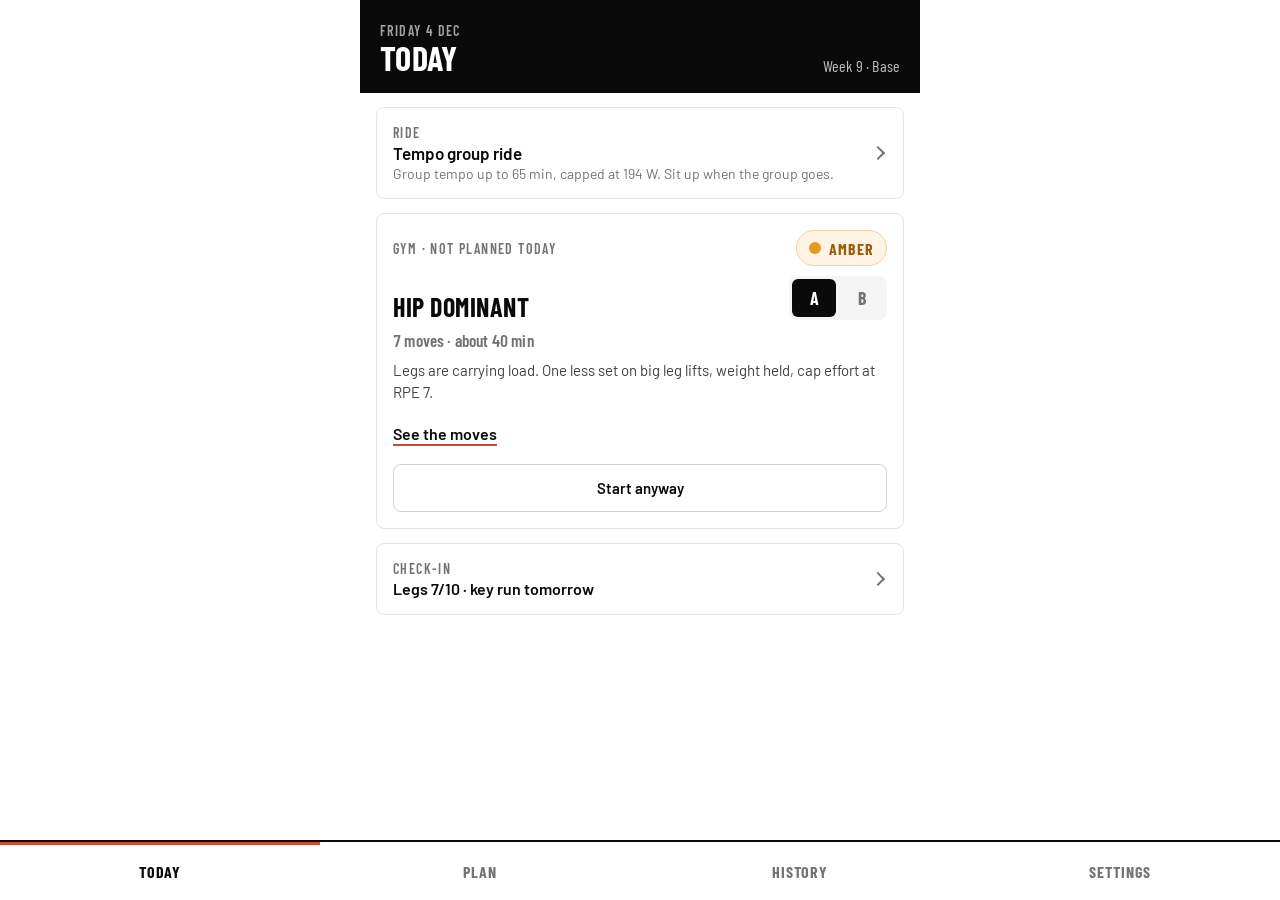
<file: index.html>
<!doctype html>
<html lang="en">
<head>
<meta charset="utf-8">
<meta name="viewport" content="width=device-width, initial-scale=1, viewport-fit=cover">
<meta name="theme-color" content="#0A0A0A">
<meta name="apple-mobile-web-app-capable" content="yes">
<meta name="apple-mobile-web-app-status-bar-style" content="black-translucent">
<meta name="apple-mobile-web-app-title" content="Charge">
<title>Charge</title>
<link rel="manifest" href="manifest.webmanifest">
<link rel="icon" href="icon.svg" type="image/svg+xml">
<link rel="apple-touch-icon" href="icon-180.png">
<link rel="preconnect" href="https://fonts.googleapis.com">
<link rel="preconnect" href="https://fonts.gstatic.com" crossorigin>
<link href="https://fonts.googleapis.com/css2?family=Barlow+Condensed:wght@500;600;700&family=Barlow:wght@400;500;600;700&display=swap" rel="stylesheet">
<!-- Bump ?v= on every release so a phone can never mix old and new files. -->
<link rel="stylesheet" href="styles.css?v=11">
<script>
  // Rescue screen: if the app has not drawn anything a few seconds after loading
  // (a file failed to load, or crashed before it could show its own error), offer a fresh copy.
  window.CHARGE_ERRORS = [];
  window.addEventListener('error', function (e) { window.CHARGE_ERRORS.push((e.message || 'Load error') + (e.filename ? ' (' + e.filename.split('/').pop() + ')' : '')); }, true);
  window.addEventListener('load', function () {
    setTimeout(function () {
      var app = document.getElementById('app');
      if (app && !app.children.length) {
        app.innerHTML = '<div style="padding:32px 4px;font-family:system-ui,sans-serif">' +
          '<h1 style="font-size:28px;margin:0 0 12px">Charge didn\'t load</h1>' +
          '<p style="margin:0 0 16px;line-height:1.45">Your sessions and settings are safe. Tap below to load a fresh copy of the app.</p>' +
          '<button id="rescue" style="width:100%;height:58px;border:0;border-radius:8px;background:#CE4832;color:#fff;font-size:18px;font-weight:700">Reload fresh copy</button>' +
          '<pre style="white-space:pre-wrap;font-size:12px;color:#737373;margin-top:16px">' + window.CHARGE_ERRORS.join('\n').replace(/</g, '&lt;') + '</pre></div>';
        document.getElementById('rescue').onclick = function () {
          var done = function () { location.replace(location.pathname + '?fresh=' + Date.now()); };
          var jobs = [];
          if (navigator.serviceWorker) jobs.push(navigator.serviceWorker.getRegistrations().then(function (rs) { return Promise.all(rs.map(function (r) { return r.unregister(); })); }));
          if (window.caches) jobs.push(caches.keys().then(function (ks) { return Promise.all(ks.map(function (k) { return caches.delete(k); })); }));
          Promise.all(jobs).then(done, done);
        };
      }
    }, 2500);
  });
</script>
</head>
<body>
<div id="app" aria-live="polite"></div>
<nav id="nav" class="nav" aria-label="Main">
  <button data-go="today" class="nav-btn">Today</button>
  <button data-go="plan" class="nav-btn">Plan</button>
  <button data-go="history" class="nav-btn">History</button>
  <button data-go="settings" class="nav-btn">Settings</button>
</nav>
<script src="config.js?v=11"></script>
<script src="routines.js?v=11"></script>
<script src="plan.js?v=11"></script>
<script src="engine.js?v=11"></script>
<script src="app.js?v=11"></script>
</body>
</html>
</file>
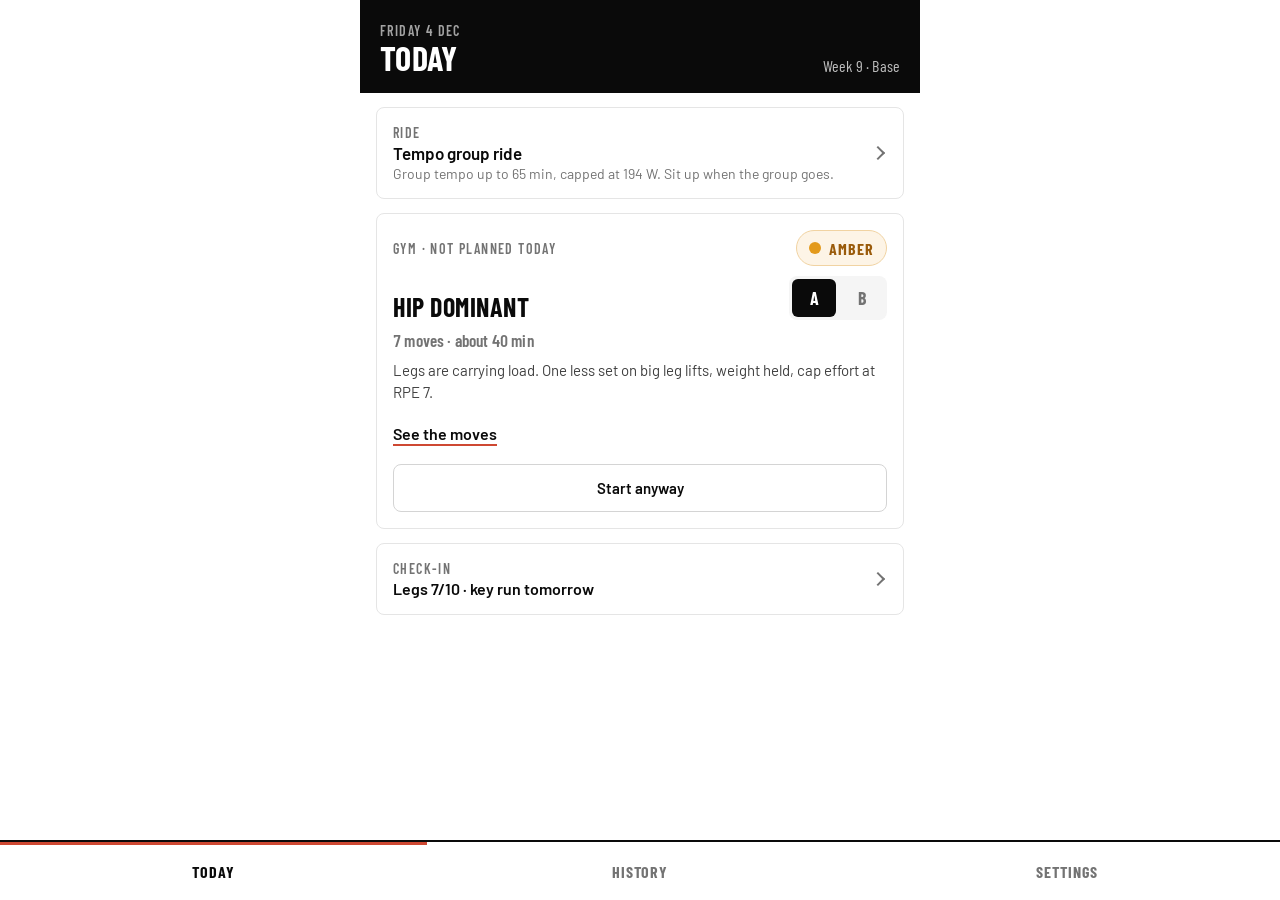
<file: index(3).html>
<!doctype html>
<html lang="en">
<head>
<meta charset="utf-8">
<meta name="viewport" content="width=device-width, initial-scale=1, viewport-fit=cover">
<meta name="theme-color" content="#0A0A0A">
<meta name="apple-mobile-web-app-capable" content="yes">
<meta name="apple-mobile-web-app-status-bar-style" content="black-translucent">
<meta name="apple-mobile-web-app-title" content="Charge">
<title>Charge</title>
<link rel="manifest" href="manifest.webmanifest">
<link rel="icon" href="icon.svg" type="image/svg+xml">
<link rel="apple-touch-icon" href="icon-180.png">
<link rel="preconnect" href="https://fonts.googleapis.com">
<link rel="preconnect" href="https://fonts.gstatic.com" crossorigin>
<link href="https://fonts.googleapis.com/css2?family=Barlow+Condensed:wght@500;600;700&family=Barlow:wght@400;500;600;700&display=swap" rel="stylesheet">
<link rel="stylesheet" href="styles.css">
</head>
<body>
<div id="app" aria-live="polite"></div>
<nav id="nav" class="nav" aria-label="Main">
  <button data-go="today" class="nav-btn">Today</button>
  <button data-go="history" class="nav-btn">History</button>
  <button data-go="settings" class="nav-btn">Settings</button>
</nav>
<script src="routines.js"></script>
<script src="plan.js"></script>
<script src="engine.js"></script>
<script src="app.js"></script>
</body>
</html>
</file>
<file: styles.css>
/* Charge: Track style. Black and white, one accent. */
:root {
  --bg: #FFFFFF;
  --surface: #FFFFFF;
  --surface-2: #F5F5F5;
  --ink: #0A0A0A;
  --line: #E5E5E5;
  --line-2: #D4D4D4;
  --text: #0A0A0A;
  --muted: #737373;
  --soft: #404040;
  --accent: #CE4832;
  --accent-ink: #FFFFFF;
  --green: #1E9E5A;
  --amber: #E39A1C;
  --red: #D23B2B;
  --red-ink: #B42318;
  --amber-ink: #9A5B0B;
  --mono: 'Barlow Condensed', 'Arial Narrow', sans-serif;
  --sans: 'Barlow', system-ui, sans-serif;
  --safe-b: env(safe-area-inset-bottom, 0px);
  --safe-t: env(safe-area-inset-top, 0px);
}

* { box-sizing: border-box; }
html, body { margin: 0; background: var(--bg); color: var(--text); font-family: var(--sans); -webkit-text-size-adjust: 100%; }
body { min-height: 100dvh; padding-top: var(--safe-t); }
button, input, select { font: inherit; color: inherit; }
button { cursor: pointer; -webkit-tap-highlight-color: transparent; }
a { color: var(--text); text-decoration-color: var(--accent); text-underline-offset: 3px; }
.mono { font-family: var(--mono); font-variant-numeric: tabular-nums; letter-spacing: 0.01em; }
.muted { color: var(--muted); }
.soft { color: var(--soft); }
.hidden { display: none !important; }

#app { padding: 16px 16px calc(96px + var(--safe-b)); max-width: 560px; margin: 0 auto; }
body.in-session #app { padding-bottom: calc(160px + var(--safe-b)); }
body.in-session .nav { display: none; }

/* Nav */
.nav { position: fixed; left: 0; right: 0; bottom: 0; display: flex; background: rgba(255,255,255,0.96); backdrop-filter: blur(10px); border-top: 2px solid var(--ink); padding-bottom: var(--safe-b); z-index: 10; }
.nav-btn { flex: 1; height: 58px; background: none; border: 0; color: var(--muted); font-family: var(--mono); font-size: 17px; font-weight: 700; letter-spacing: 0.08em; text-transform: uppercase; }
.nav-btn[aria-current="page"] { color: var(--text); box-shadow: inset 0 3px 0 var(--accent); }

/* Type */
.eyebrow { font-family: var(--mono); font-size: 14px; font-weight: 600; letter-spacing: 0.1em; text-transform: uppercase; color: var(--muted); }
h1 { font-family: var(--mono); font-size: 34px; margin: 2px 0 0; font-weight: 700; text-transform: uppercase; letter-spacing: 0.01em; line-height: 1; }
h2 { font-family: var(--mono); font-size: 22px; margin: 0; font-weight: 700; text-transform: uppercase; letter-spacing: 0.02em; }
p { margin: 0; line-height: 1.45; }

/* Blocks */
.stack { display: flex; flex-direction: column; gap: 14px; }
.row { display: flex; align-items: center; gap: 10px; }
.between { justify-content: space-between; }
.card { background: var(--surface); border: 1px solid var(--line); border-radius: 8px; padding: 16px; }

/* Black page header band (Today, History, Settings) */
.head { display: flex; justify-content: space-between; align-items: flex-end; background: var(--ink); color: #FFFFFF; margin: calc(-16px - var(--safe-t)) -16px 0; padding: calc(22px + var(--safe-t)) 20px 18px; }
.head .eyebrow { color: #A3A3A3; }
.head .soft, .head .muted { color: #BDBDBD; }

/* Buttons */
.btn { height: 48px; padding: 0 18px; border-radius: 8px; border: 1px solid var(--line-2); background: var(--surface); font-size: 15px; font-weight: 600; }
.btn-sm { height: 44px; padding: 0 14px; font-size: 14px; }
.btn-primary { background: var(--accent); color: var(--accent-ink); border-color: var(--accent); font-weight: 700; }
.btn-ghost { background: transparent; }
.btn-danger { color: var(--red-ink); border-color: #F0C2BC; background: transparent; }
.btn-block { width: 100%; }
.btn-big { height: 60px; border-radius: 8px; font-family: var(--mono); font-size: 22px; font-weight: 700; letter-spacing: 0.04em; text-transform: uppercase; }
.btn:disabled { color: var(--muted); background: var(--surface-2); border-color: var(--line); }
.link { background: none; border: 0; padding: 0; color: var(--text); text-decoration: underline; text-decoration-color: var(--accent); text-decoration-thickness: 2px; text-underline-offset: 4px; font-size: inherit; font-weight: 600; min-height: 44px; }

/* Segmented */
.seg { display: grid; grid-auto-flow: column; grid-auto-columns: 1fr; gap: 4px; background: var(--surface-2); border-radius: 8px; padding: 4px; }
.seg button { height: 40px; border: 0; border-radius: 6px; background: transparent; color: var(--soft); font-family: var(--mono); font-size: 17px; font-weight: 600; letter-spacing: 0.04em; text-transform: uppercase; }
.seg button[aria-pressed="true"] { background: var(--ink); color: #FFFFFF; }

/* Light */
.light { border-radius: 8px; padding: 16px; border: 1px solid; }
.light.green { background: #EEF8F2; border-color: #BFE5CC; }
.light.amber { background: #FDF4E6; border-color: #F1D3A2; }
.light.red { background: #FCEDEB; border-color: #F0C2BC; }
.light-label { display: flex; align-items: center; gap: 10px; font-family: var(--mono); font-weight: 700; font-size: 24px; text-transform: uppercase; letter-spacing: 0.02em; }
.dot { width: 12px; height: 12px; border-radius: 50%; flex: none; }
.dot.green { background: var(--green); } .dot.amber { background: var(--amber); } .dot.red { background: var(--red); }
.light.green .light-label { color: #16683C; }
.light.amber .light-label { color: var(--amber-ink); }
.light.red .light-label { color: var(--red-ink); }
.light p { color: var(--soft); margin-top: 6px; font-size: 15px; }
.acts { margin: 12px 0 0; padding: 0; list-style: none; display: flex; flex-direction: column; gap: 8px; border-top: 1px solid rgba(0,0,0,0.08); padding-top: 12px; }
.acts li { display: flex; justify-content: space-between; gap: 10px; font-size: 14px; }
.acts .name { color: var(--text); font-weight: 600; overflow: hidden; text-overflow: ellipsis; white-space: nowrap; }
.acts .meta { color: var(--muted); font-family: var(--mono); font-size: 15px; }
.pts { font-family: var(--mono); font-size: 18px; font-weight: 700; color: var(--text); flex: none; }

/* Inputs */
label.field { display: flex; flex-direction: column; gap: 6px; font-size: 14px; color: var(--muted); }
.input { height: 46px; border-radius: 8px; border: 1px solid var(--line-2); background: var(--bg); padding: 0 12px; font-size: 16px; color: var(--text); width: 100%; }
input[type="range"] { width: 100%; accent-color: var(--accent); height: 32px; }
.toggle { display: flex; align-items: center; justify-content: space-between; gap: 12px; min-height: 44px; font-weight: 500; }
.toggle input { width: 22px; height: 22px; accent-color: var(--accent); }

/* Plan preview */
.plan { list-style: none; margin: 0; padding: 0; }
.plan li { display: flex; justify-content: space-between; gap: 10px; padding: 11px 0; border-bottom: 1px solid var(--line); font-size: 16px; font-weight: 500; }
.plan li:last-child { border-bottom: 0; }
.plan .rx { font-family: var(--mono); color: var(--muted); font-size: 17px; font-weight: 600; flex: none; }

/* Session header band */
.s-head { display: flex; justify-content: space-between; align-items: flex-end; background: var(--ink); color: #FFFFFF; margin: calc(-16px - var(--safe-t)) -16px 0; padding: calc(22px + var(--safe-t)) 20px 18px; }
.s-head .eyebrow { color: #A3A3A3; }
.s-head .btn { background: transparent; border: 2px solid #FFFFFF; color: #FFFFFF; font-family: var(--mono); font-size: 17px; font-weight: 700; letter-spacing: 0.06em; text-transform: uppercase; }
.s-head .btn-ghost { border-color: transparent; color: #BDBDBD; }
.clock { font-family: var(--mono); font-size: 40px; font-weight: 700; line-height: 1; font-variant-numeric: tabular-nums; }

/* Exercises */
.ex { background: var(--surface); border: 1px solid var(--line); border-radius: 8px; }
.ex.open { border: 2px solid var(--ink); }
.ex.done-ex { opacity: 0.6; }
.ex-top { width: 100%; display: flex; justify-content: space-between; align-items: center; gap: 10px; padding: 14px 16px; background: none; border: 0; text-align: left; min-height: 56px; color: var(--text); }
.ex-top h2 { font-size: 21px; }
.ex.open .ex-top h2 { font-size: 32px; line-height: 1; }
.ex-top .mono { font-size: 17px !important; color: var(--muted); }
.ex-body { padding: 0 16px 16px; display: flex; flex-direction: column; gap: 12px; }
.grid { display: grid; grid-template-columns: 32px minmax(0, 0.9fr) minmax(0, 1fr) minmax(0, 0.8fr) 44px; column-gap: 8px; row-gap: 8px; align-items: center; font-family: var(--mono); font-size: 20px; font-weight: 600; }
.grid .h { font-size: 13px; color: var(--muted); letter-spacing: 0.08em; }
.grid input { height: 44px; border-radius: 6px; border: 1px solid var(--line-2); background: var(--bg); text-align: center; font-family: var(--mono); font-size: 22px; font-weight: 600; width: 100%; padding: 0; }
.grid input:focus { outline: 2px solid var(--accent); outline-offset: -1px; }
.grid .done input { border-color: transparent; background: transparent; color: #A3A3A3; }
.setno { text-align: center; color: #A3A3A3; }
.setno.now { background: var(--accent); color: #FFFFFF; border-radius: 4px; padding: 2px 0; }
.chk { width: 44px; height: 44px; border-radius: 6px; border: 2px solid var(--line-2); background: transparent; display: flex; align-items: center; justify-content: center; color: #FFFFFF; }
.chk.on { background: var(--ink); border-color: var(--ink); }
.chk.next { border: 2.5px solid var(--accent); }
.ex-top svg { color: var(--text); }
.note { font-size: 15px; color: var(--soft); border-top: 1px solid var(--line); padding-top: 12px; line-height: 1.45; }
.rpe { display: flex; flex-direction: column; gap: 8px; }

/* Session footer */
.s-foot { position: fixed; left: 0; right: 0; bottom: 0; background: rgba(255,255,255,0.97); backdrop-filter: blur(10px); border-top: 2px solid var(--ink); padding: 12px 16px calc(16px + var(--safe-b)); z-index: 10; }
.s-foot .inner { max-width: 560px; margin: 0 auto; width: 100%; display: flex; flex-direction: column; gap: 10px; }
.rest { display: flex; align-items: center; gap: 12px; }
.rest .eyebrow { font-weight: 700; }
.bar { flex: 1; height: 8px; border-radius: 4px; background: var(--line); overflow: hidden; }
.bar > div { height: 8px; background: var(--accent); transition: width 0.25s linear; }
.rest .t { font-family: var(--mono); font-size: 28px; font-weight: 700; min-width: 52px; text-align: right; font-variant-numeric: tabular-nums; }
.rest .btn-sm { font-family: var(--mono); font-size: 17px; font-weight: 700; }
.rest.over .bar > div { background: var(--green); }
.go { display: flex; flex-direction: column; align-items: center; justify-content: center; gap: 0; }
.go small { font-family: var(--mono); font-size: 15px; font-weight: 600; letter-spacing: 0.04em; opacity: 0.9; }

/* History */
details.hist { background: var(--surface); border: 1px solid var(--line); border-radius: 8px; }
details.hist[open] { border: 2px solid var(--ink); }
details.hist summary { list-style: none; padding: 14px 16px; display: flex; justify-content: space-between; align-items: center; gap: 10px; cursor: pointer; min-height: 56px; }
details.hist summary strong { font-family: var(--mono); font-size: 20px; text-transform: uppercase; letter-spacing: 0.02em; }
details.hist summary::-webkit-details-marker { display: none; }
.hist-body { padding: 0 16px 16px; display: flex; flex-direction: column; gap: 10px; font-size: 15px; }
.hist-ex { display: flex; justify-content: space-between; gap: 10px; }
.hist-ex .mono { color: var(--soft); font-size: 16px; text-align: right; }

.empty { text-align: center; padding: 48px 16px; color: var(--muted); }
.toast { position: fixed; left: 50%; top: calc(16px + var(--safe-t)); transform: translateX(-50%); background: var(--ink); color: #FFFFFF; padding: 12px 18px; border-radius: 8px; font-size: 15px; font-weight: 500; z-index: 40; max-width: calc(100% - 32px); }
code { font-family: ui-monospace, monospace; font-size: 13px; background: var(--surface-2); padding: 1px 6px; border-radius: 4px; word-break: break-all; }

/* Swap */
.swap-list { display: flex; flex-direction: column; gap: 8px; }
.swap-opt { display: flex; justify-content: space-between; align-items: center; gap: 10px; min-height: 52px; padding: 10px 14px; border-radius: 8px; border: 1px solid var(--line-2); background: var(--bg); text-align: left; font-size: 16px; font-weight: 600; }
.swap-opt .mono { font-size: 16px !important; }
.swap-opt:active { border-color: var(--accent); }

/* RPE sheet */
.sheet-back { position: fixed; inset: 0; background: rgba(0,0,0,0.5); z-index: 30; }
.sheet { position: fixed; left: 0; right: 0; bottom: 0; z-index: 31; background: var(--bg); border-top: 3px solid var(--accent); border-radius: 14px 14px 0 0; padding: 20px 16px calc(16px + var(--safe-b)); display: flex; flex-direction: column; gap: 14px; max-width: 560px; margin: 0 auto; animation: up 0.18s ease-out; }
@keyframes up { from { transform: translateY(30px); opacity: 0; } to { transform: none; opacity: 1; } }
.sheet h2 { font-size: 28px; }
.rpe-grid { display: grid; grid-template-columns: repeat(5, minmax(0, 1fr)); gap: 6px; }
.rpe-grid button { min-height: 88px; border-radius: 8px; border: 1px solid var(--line-2); background: var(--bg); display: flex; flex-direction: column; align-items: center; justify-content: center; gap: 2px; padding: 6px 2px; }
.rpe-grid .mono { font-size: 30px; font-weight: 700; line-height: 1; }
.rpe-grid span:not(.mono) { font-size: 13px; font-weight: 600; }
.rpe-grid small { font-size: 12px; color: var(--muted); }
.rpe-grid button:active, .rpe-grid button[aria-pressed="true"] { background: var(--ink); color: #FFFFFF; border-color: var(--ink); }

/* Safety net */
.crash { white-space: pre-wrap; word-break: break-word; font-family: ui-monospace, monospace; font-size: 12px; color: var(--muted); background: var(--surface-2); padding: 10px; border-radius: 6px; margin: 0; max-height: 220px; overflow: auto; }

/* Plan */
.nav-btn { font-size: 16px; letter-spacing: 0.06em; }
.run-card { display: flex; flex-direction: column; gap: 10px; border: 2px solid var(--ink); }
.run-card .link { min-height: 32px; }
.run-row { display: flex; flex-direction: column; gap: 2px; border-top: 1px solid var(--line); padding-top: 10px; }
.run-row .eyebrow { font-size: 13px; }
.run-row strong { font-size: 16px; }
.tiles { display: grid; grid-template-columns: repeat(3, minmax(0, 1fr)); gap: 8px; }
.tile { border: 1px solid var(--line); border-radius: 8px; padding: 10px 12px; display: flex; flex-direction: column; gap: 2px; min-width: 0; }
.tile span { font-size: 13px; color: var(--muted); }
.tile b { font-size: 22px; font-weight: 700; white-space: nowrap; }
.tag { display: inline-block; font-family: var(--mono); font-size: 13px; font-weight: 700; letter-spacing: 0.06em; text-transform: uppercase; padding: 1px 7px; border-radius: 4px; background: var(--surface-2); color: var(--soft); margin-left: 4px; vertical-align: 2px; }
.tag.now { background: var(--accent); color: #FFFFFF; }
.tag.gate { background: #FDF4E6; color: var(--amber-ink); }
.tag.race { background: var(--ink); color: #FFFFFF; }
.pdays { display: flex; flex-direction: column; }
.pday { display: grid; grid-template-columns: 54px minmax(0, 1fr); gap: 10px; padding: 10px 0; border-top: 1px solid var(--line); }
.pday-d { font-size: 18px; font-weight: 700; text-transform: uppercase; }
.pday-d small { display: block; font-size: 13px; font-weight: 500; color: var(--muted); text-transform: none; }
.pday strong { font-size: 15px; }
.pday p { font-size: 14px; color: var(--soft); margin-top: 2px; }
.pday.key .pday-d { color: var(--accent); }
.pday.today { background: #FBEDEA; margin: 0 -10px; padding: 10px; border-radius: 6px; border-top-color: transparent; }
.phase { display: flex; flex-direction: column; gap: 6px; }
details.pweek { border: 1px solid var(--line); border-radius: 8px; }
details.pweek.now { border: 2px solid var(--ink); }
details.pweek summary { list-style: none; display: flex; justify-content: space-between; align-items: center; gap: 10px; padding: 12px 14px; cursor: pointer; min-height: 56px; }
details.pweek summary::-webkit-details-marker { display: none; }
details.pweek summary strong { font-family: var(--mono); font-size: 20px; text-transform: uppercase; }
details.pweek .pdays { padding: 0 14px 8px; }

/* Strava connect button (Strava orange, per their brand guidelines) */
.btn-strava { display: flex; align-items: center; justify-content: center; gap: 10px; width: 100%; height: 56px; border: 0; border-radius: 8px; background: #FC5200; color: #FFFFFF; font-family: var(--sans); font-size: 17px; font-weight: 700; }
.btn-strava:active { background: #E04A00; }

/* Today, tidy */
.tcard { display: flex; flex-direction: column; gap: 10px; background: var(--surface); border: 1px solid var(--line); border-radius: 8px; padding: 16px; text-align: left; width: 100%; color: var(--text); }
.tcard.gym { border: 2px solid var(--ink); }
.tcard.gym.quiet { border: 1px solid var(--line); }
.tcard.gym.quiet .gym-title { font-size: 26px; }
.trow { flex-direction: row; align-items: center; gap: 12px; min-height: 64px; }
.trow-title { font-size: 17px; font-weight: 600; margin-top: 2px; }
.trow-sub { font-size: 14px; margin-top: 2px; overflow: hidden; text-overflow: ellipsis; display: -webkit-box; -webkit-line-clamp: 2; -webkit-box-orient: vertical; }
.chev { width: 10px; height: 10px; border-right: 2.5px solid var(--muted); border-bottom: 2.5px solid var(--muted); transform: rotate(-45deg); flex: none; margin-right: 4px; }
.gym-title { font-size: 30px; line-height: 1; margin: 0; min-width: 0; }
.gym-meta { font-size: 17px; font-weight: 600; }
.gym-note { font-size: 15px; }
.chip { display: inline-flex; align-items: center; gap: 8px; height: 36px; padding: 0 12px; border-radius: 18px; border: 1px solid; font-family: var(--mono); font-size: 16px; font-weight: 700; letter-spacing: 0.06em; text-transform: uppercase; background: transparent; }
.chip.green { background: #EEF8F2; border-color: #BFE5CC; color: #16683C; }
.chip.amber { background: #FDF4E6; border-color: #F1D3A2; color: var(--amber-ink); }
.chip.red { background: #FCEDEB; border-color: #F0C2BC; color: var(--red-ink); }
.ab { display: flex; gap: 4px; background: var(--surface-2); border-radius: 8px; padding: 3px; flex: none; }
.ab button { width: 44px; height: 38px; border: 0; border-radius: 6px; background: transparent; font-family: var(--mono); font-size: 18px; font-weight: 700; color: var(--muted); }
.ab button[aria-pressed="true"] { background: var(--ink); color: #FFFFFF; }
details.moves summary { list-style: none; cursor: pointer; font-weight: 600; min-height: 40px; display: flex; align-items: center; gap: 8px; text-decoration: underline; text-decoration-color: var(--accent); text-decoration-thickness: 2px; text-underline-offset: 4px; }
details.moves summary::-webkit-details-marker { display: none; }
details.moves[open] summary { margin-bottom: 4px; }
.checkin { min-height: 60px; }
.checkin .trow-title { font-size: 16px; }
.sheet .acts { border-top: 0; padding-top: 0; margin-top: 0; }
.sheet .light-label { font-size: 26px; }
.sheet { max-height: 85vh; overflow-y: auto; }

/* Update bar */
.update-bar { position: fixed; left: 12px; right: 12px; top: calc(12px + var(--safe-t)); z-index: 50; display: flex; align-items: center; justify-content: space-between; gap: 12px; background: var(--ink); color: #FFFFFF; border-radius: 10px; padding: 8px 8px 8px 16px; font-family: var(--mono); font-size: 18px; font-weight: 700; letter-spacing: 0.04em; text-transform: uppercase; max-width: 536px; margin: 0 auto; box-shadow: 0 6px 20px rgba(0,0,0,0.25); }
.update-bar button { height: 44px; padding: 0 16px; border: 0; border-radius: 8px; background: var(--accent); color: #FFFFFF; font-family: var(--mono); font-size: 17px; font-weight: 700; letter-spacing: 0.04em; text-transform: uppercase; }
</file>
